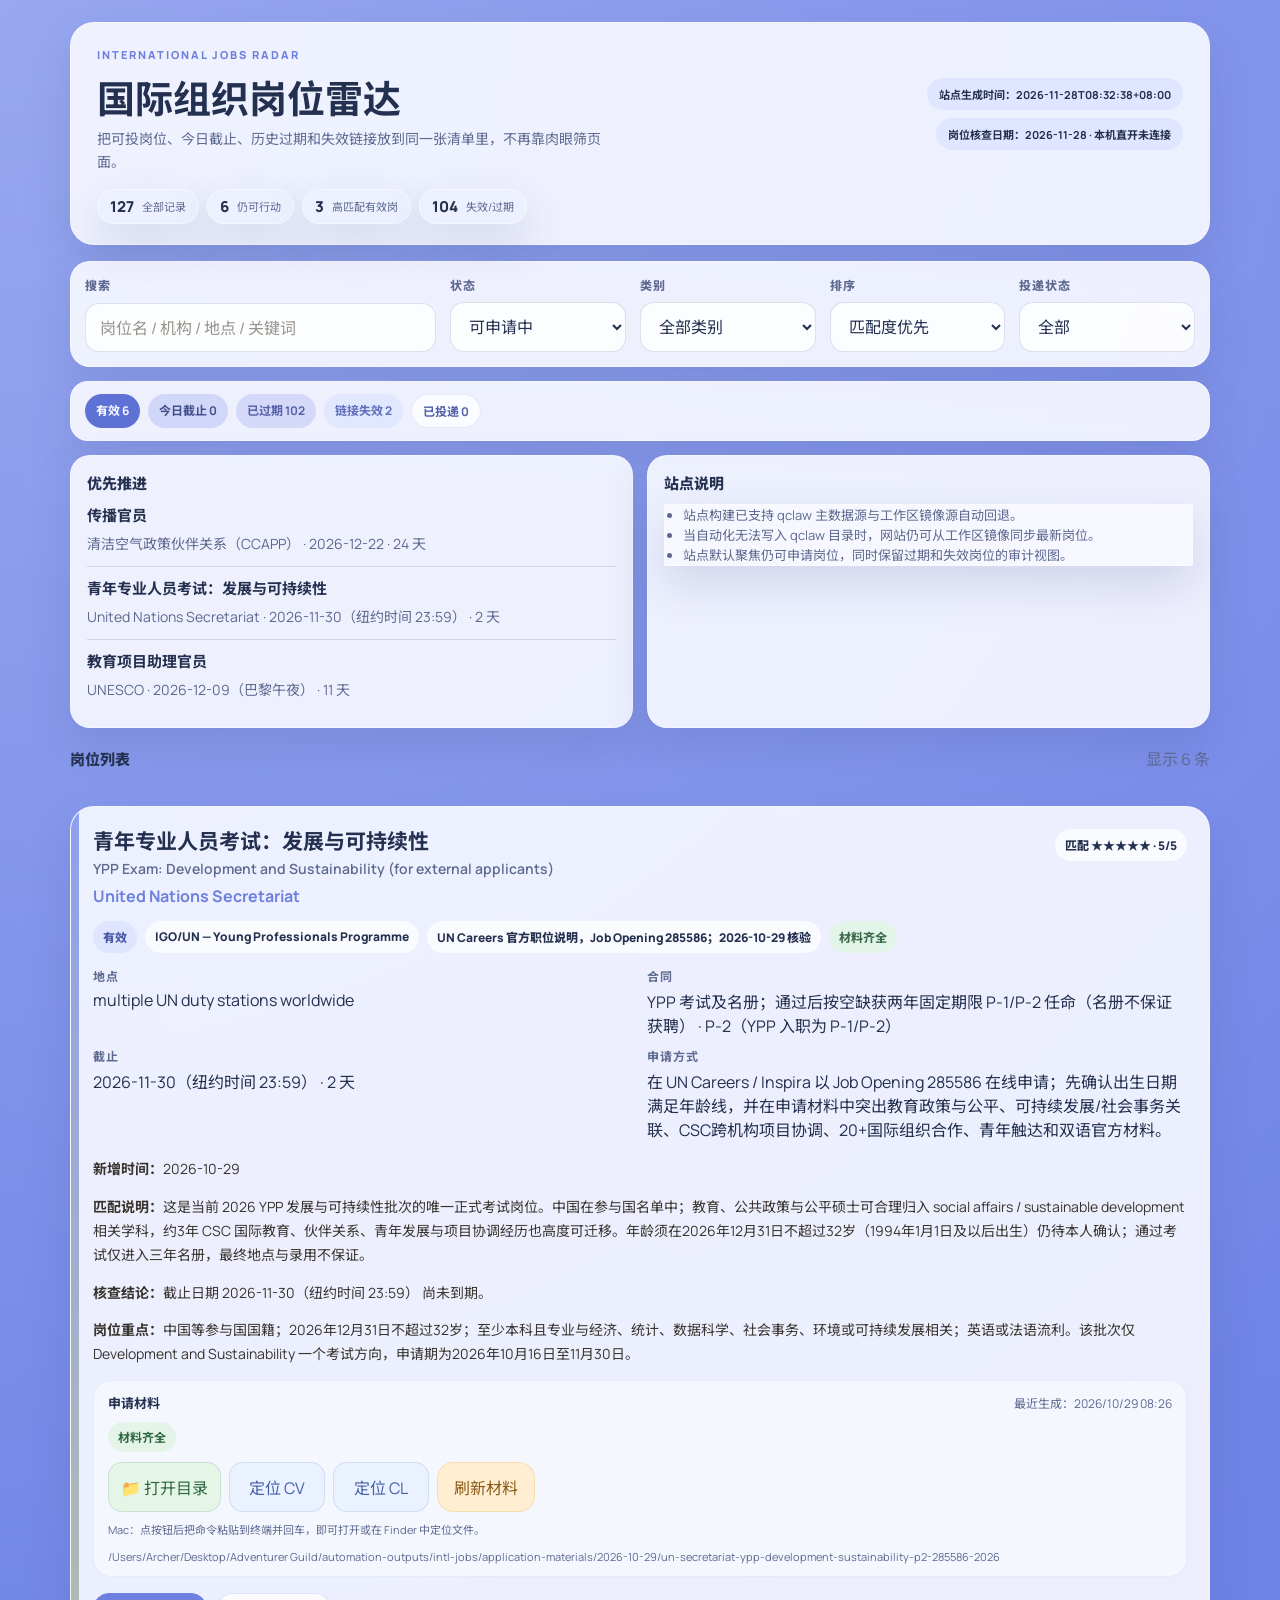
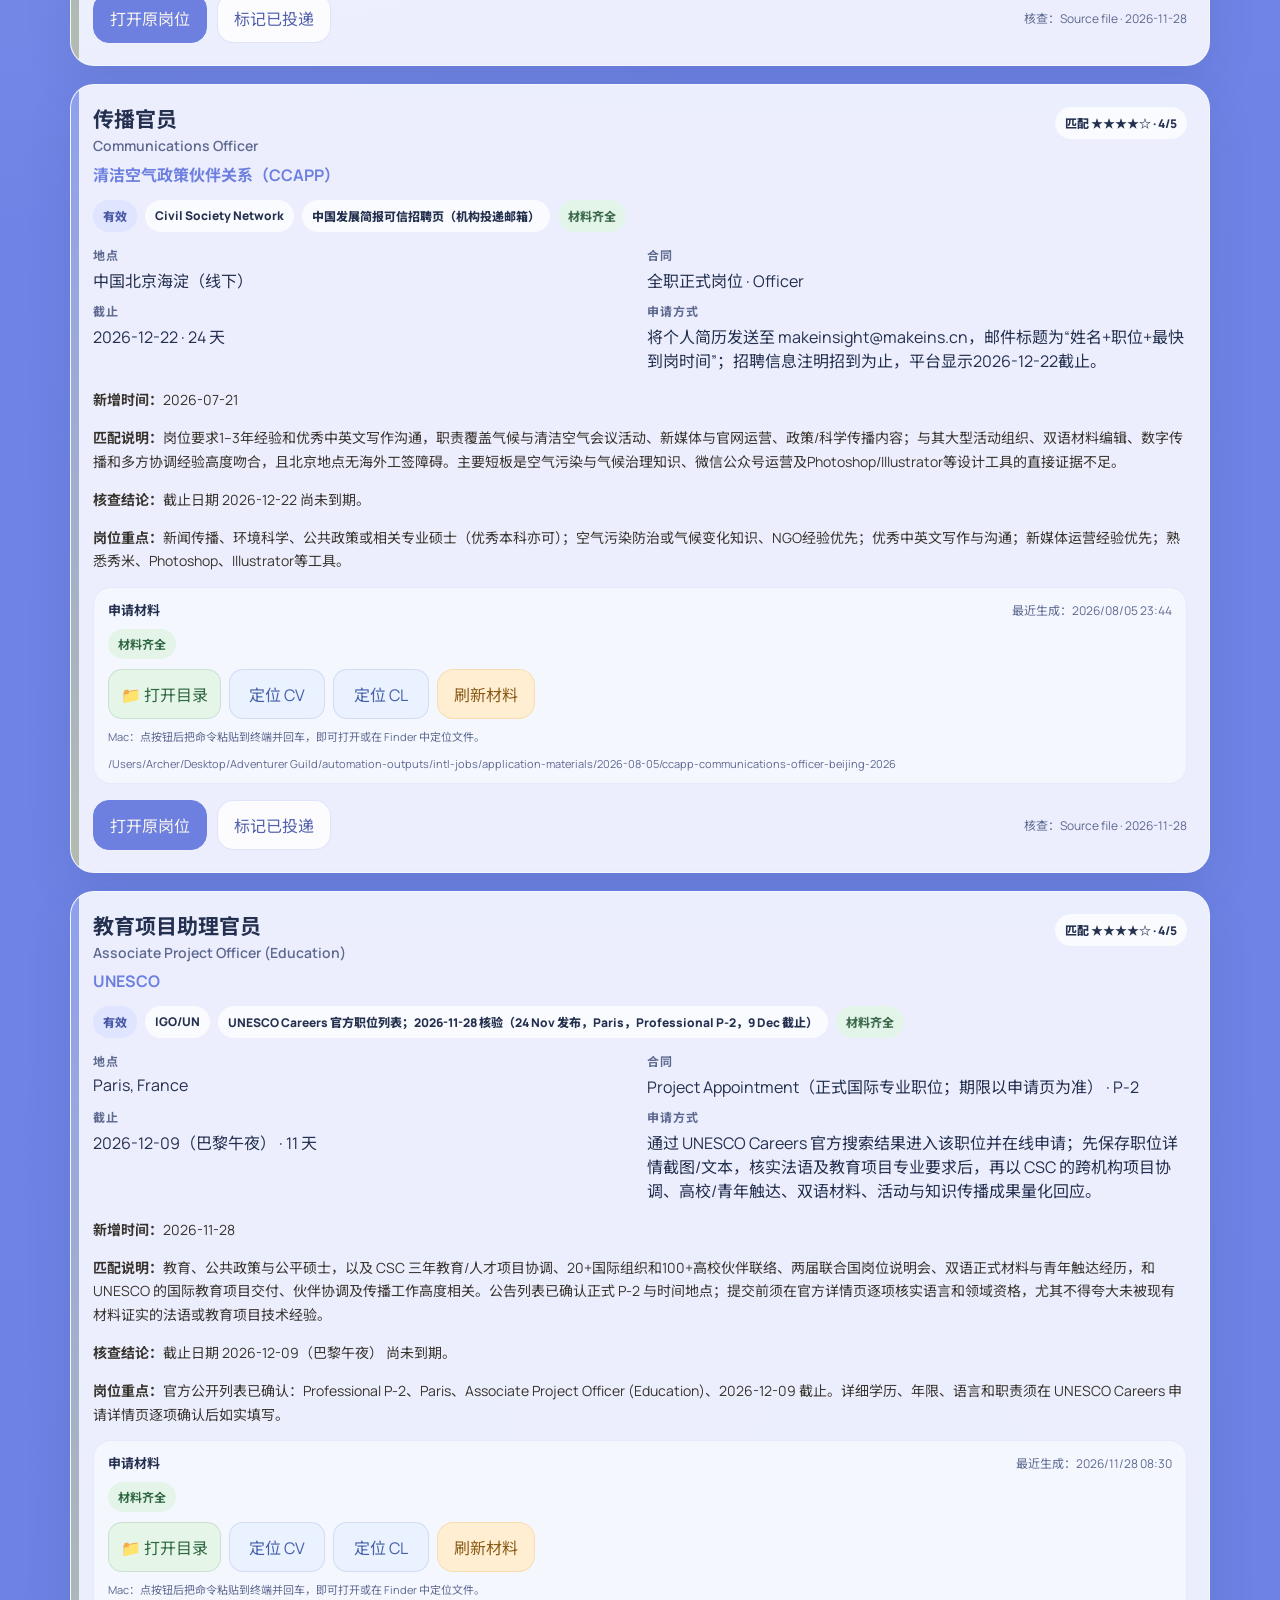
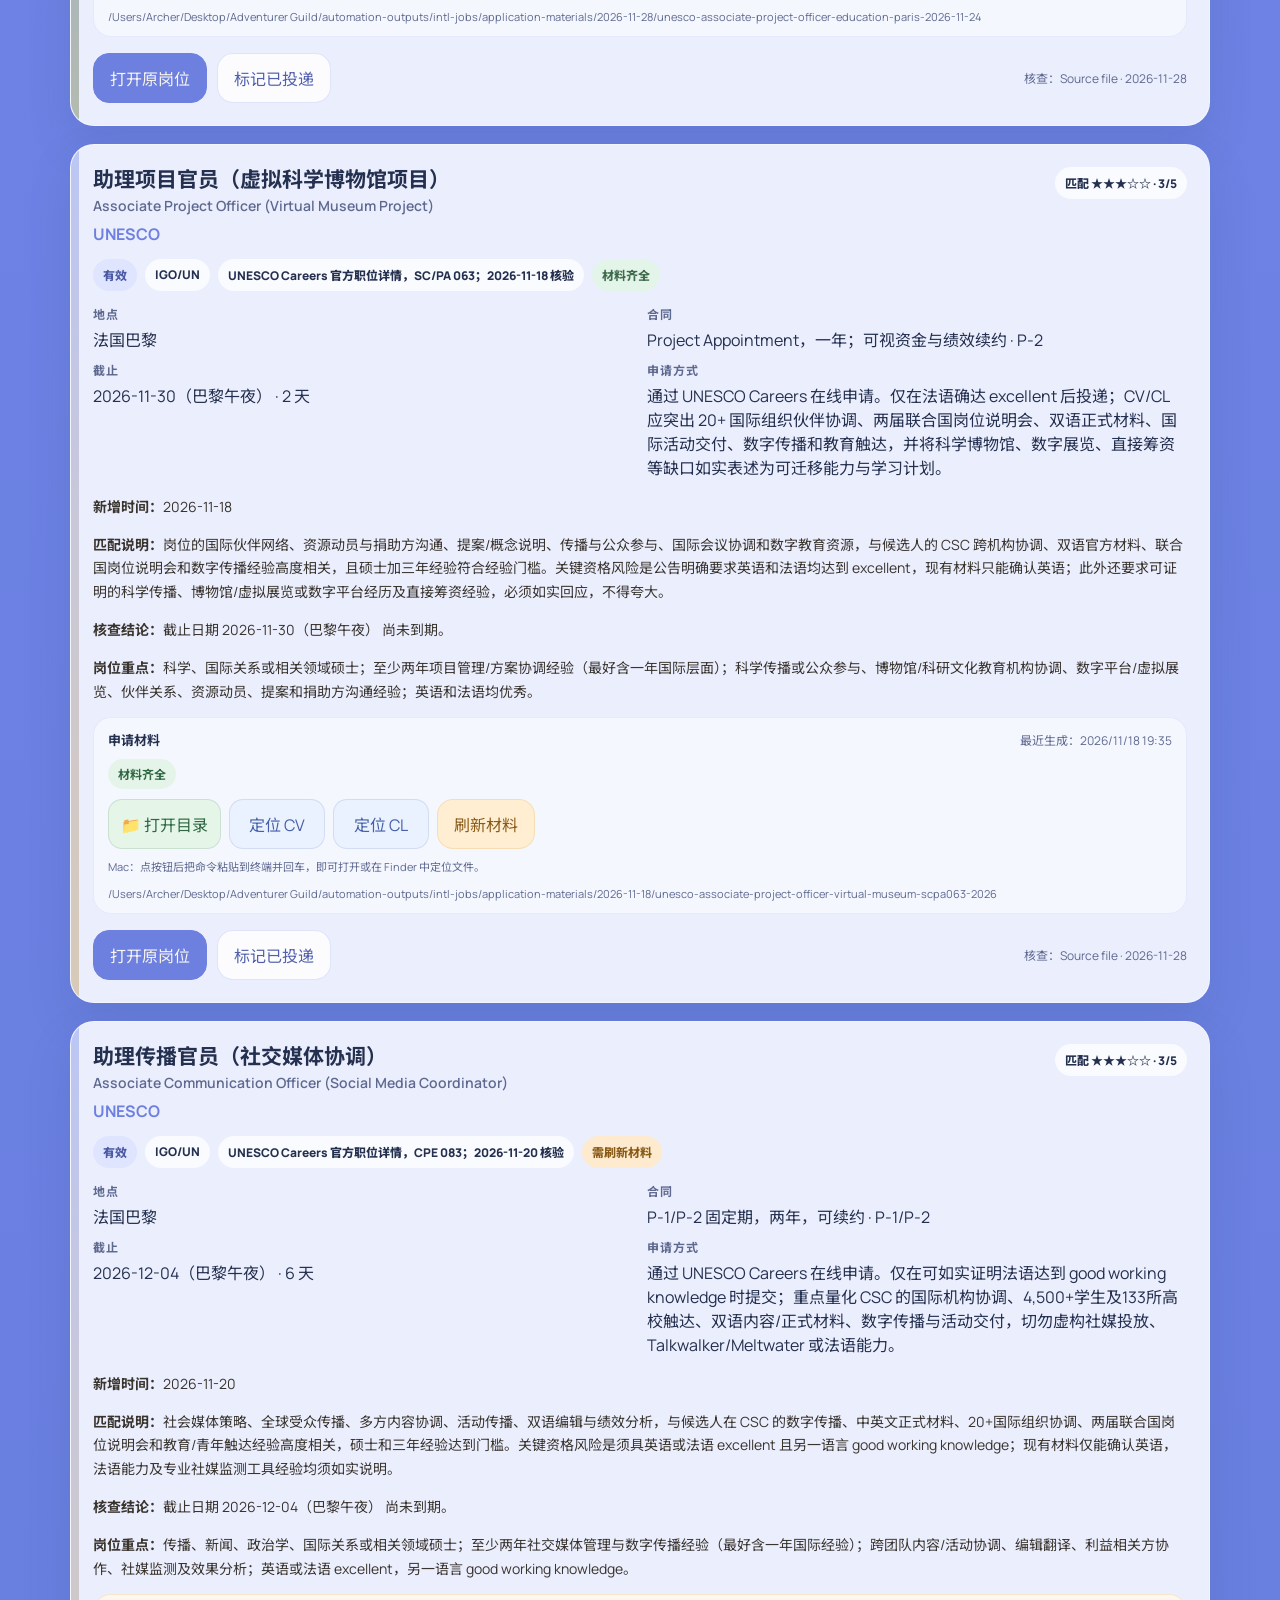
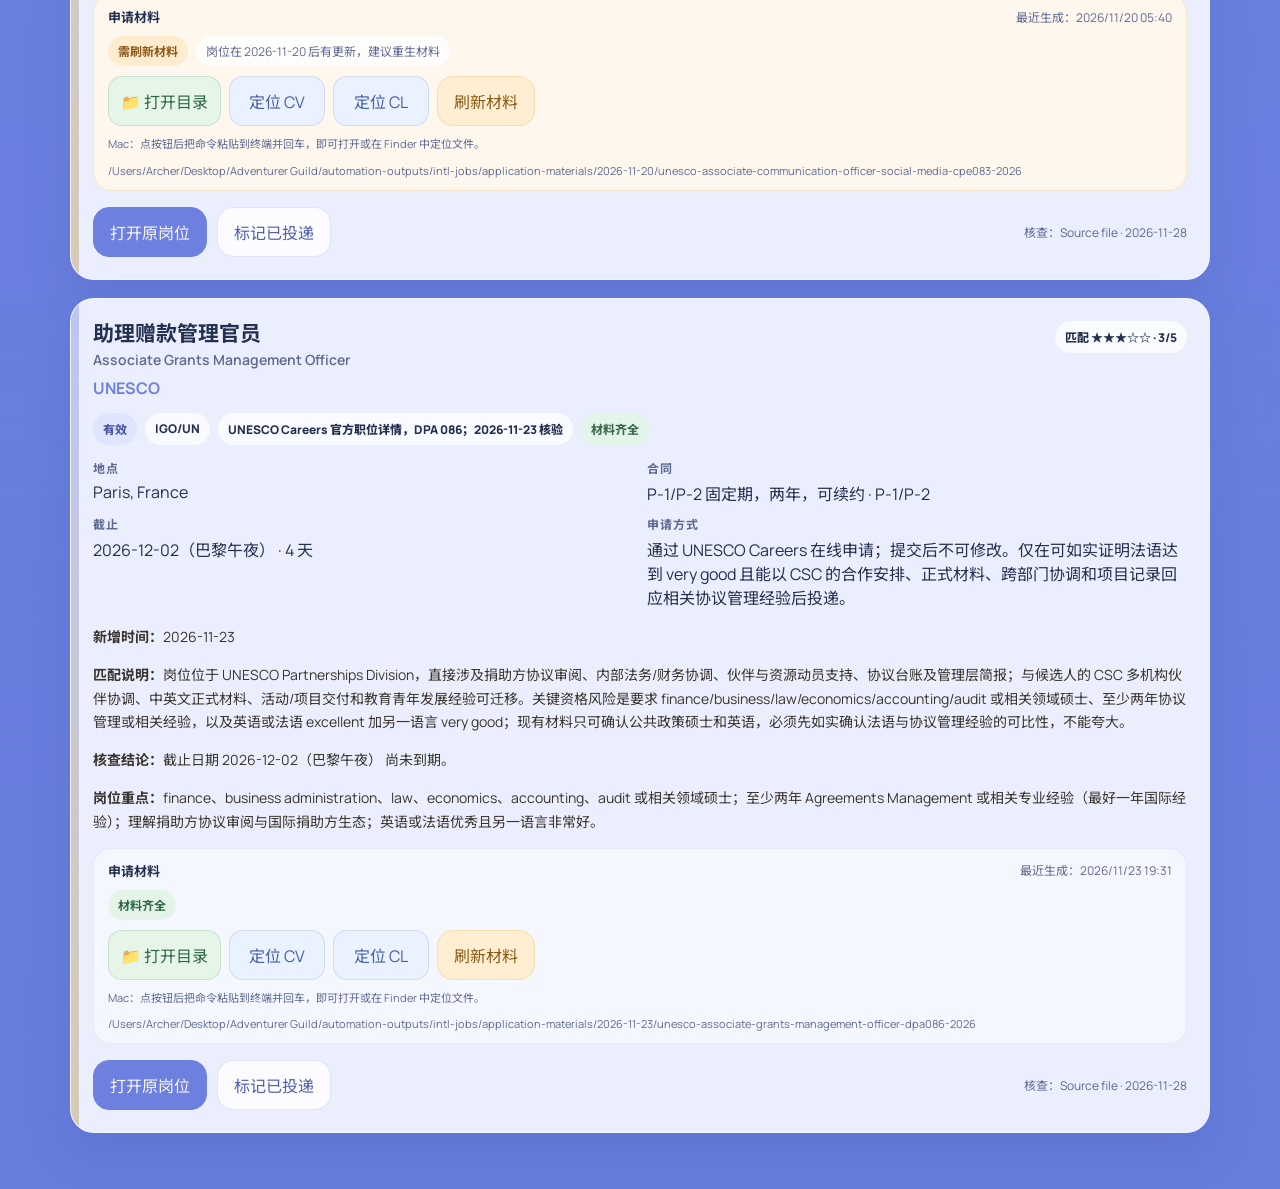
<file: index.html>
<!DOCTYPE html>
<html lang="zh-CN">
<head>
  <meta charset="UTF-8">
  <meta name="viewport" content="width=device-width, initial-scale=1.0">
  <title>International Jobs Radar</title>
  <link rel="preconnect" href="https://fonts.googleapis.com">
  <link rel="preconnect" href="https://fonts.gstatic.com" crossorigin>
  <link href="https://fonts.googleapis.com/css2?family=Manrope:wght@400;500;600;700;800&family=Noto+Sans+SC:wght@400;500;700;800&display=swap" rel="stylesheet">
  <link rel="stylesheet" href="./styles.css">
</head>
<body>
  <div class="page-shell">
    <header class="hero">
      <p class="eyebrow">International Jobs Radar</p>
      <div class="hero-headline">
        <div>
          <h1>国际组织岗位雷达</h1>
          <p class="intro">
            把可投岗位、今日截止、历史过期和失效链接放到同一张清单里，不再靠肉眼筛页面。
          </p>
        </div>
        <div class="hero-meta" id="heroMeta">
          <span id="generatedAt">加载中</span>
          <span id="auditDate">加载中</span>
        </div>
      </div>
      <div class="audit-grid" id="auditGrid"></div>
    </header>

    <section class="toolbar">
      <div class="toolbar-block">
        <label for="searchInput">搜索</label>
        <input id="searchInput" type="search" placeholder="岗位名 / 机构 / 地点 / 关键词">
      </div>
      <div class="toolbar-block">
        <label for="statusFilter">状态</label>
        <select id="statusFilter">
          <option value="actionable">可申请中</option>
          <option value="all">全部</option>
          <option value="active">有效</option>
          <option value="closing">今日截止</option>
          <option value="expired">已过期</option>
          <option value="unavailable">链接失效</option>
        </select>
      </div>
      <div class="toolbar-block">
        <label for="categoryFilter">类别</label>
        <select id="categoryFilter">
          <option value="all">全部类别</option>
        </select>
      </div>
      <div class="toolbar-block">
        <label for="sortBy">排序</label>
        <select id="sortBy">
          <option value="match">匹配度优先</option>
          <option value="deadline">截止日期优先</option>
          <option value="organization">机构名称</option>
        </select>
      </div>
      <div class="toolbar-block">
        <label for="applicationFilter">投递状态</label>
        <select id="applicationFilter">
          <option value="all">全部</option>
          <option value="not_applied">未投递</option>
          <option value="applied">已投递</option>
        </select>
      </div>
    </section>

    <section class="summary-bar" id="summaryBar"></section>

    <section class="insight-row">
      <div class="rail-card">
        <h3>优先推进</h3>
        <div id="priorityList"></div>
      </div>
      <div class="rail-card">
        <h3>站点说明</h3>
        <div id="highlights"></div>
      </div>
    </section>

    <section class="jobs-section">
      <div class="section-head">
        <h2>岗位列表</h2>
        <p id="resultCount"></p>
      </div>
      <div class="job-grid" id="jobGrid"></div>
    </section>
  </div>
  <div class="toast" id="toast"></div>
  <script src="./app.js"></script>
</body>
</html>
</file>
<file: styles.css>
:root {
  --bg: #7186ea;
  --paper: rgba(247, 248, 255, 0.92);
  --paper-2: rgba(235, 239, 255, 0.88);
  --ink: #24304f;
  --muted: #5e6990;
  --line: rgba(62, 78, 136, 0.16);
  --accent-blue: #6f83e5;
  --accent-blue-deep: #5e71d4;
  --accent-blue-soft: #dfe5ff;
  --sage: #8ea0ef;
  --dusty-blue: #6d80df;
  --mauve: #9ba4ec;
  --sand: #bcc6f5;
  --clay: #8d96da;
  --shadow: 0 18px 44px rgba(58, 73, 130, 0.16);
}

* {
  box-sizing: border-box;
}

body {
  margin: 0;
  font-family: "Manrope", "Noto Sans SC", sans-serif;
  color: var(--ink);
  background:
    radial-gradient(circle at top left, rgba(214, 222, 255, 0.38), transparent 30%),
    radial-gradient(circle at top right, rgba(132, 149, 235, 0.34), transparent 28%),
    linear-gradient(180deg, #7084e7 0%, #6e83e5 44%, #677dde 100%);
}

.page-shell {
  max-width: 1180px;
  margin: 0 auto;
  padding: 22px 20px 56px;
}

.hero {
  display: grid;
  gap: 16px;
  margin-bottom: 16px;
  padding: 24px 26px 20px;
  border-radius: 24px;
  background: var(--paper);
  border: 1px solid rgba(255, 255, 255, 0.46);
  box-shadow: var(--shadow);
}

.toolbar,
.summary-bar,
.rail-card,
.job-card,
.hero-strip,
.audit-chip,
#highlights {
  background: var(--paper);
  border: 1px solid rgba(255, 255, 255, 0.46);
  box-shadow: var(--shadow);
}

.eyebrow {
  margin: 0;
  text-transform: uppercase;
  letter-spacing: 0.18em;
  font-size: 11px;
  font-weight: 800;
  color: var(--dusty-blue);
}

.hero-headline {
  display: flex;
  justify-content: space-between;
  gap: 18px;
  align-items: flex-start;
}

.hero h1 {
  margin: 0;
  font-size: clamp(28px, 3.2vw, 38px);
  line-height: 1.06;
}

.intro {
  margin: 10px 0 0;
  max-width: 56ch;
  font-size: 14px;
  line-height: 1.6;
  color: var(--muted);
}

.hero-meta {
  display: flex;
  gap: 8px;
  flex-wrap: wrap;
  justify-content: flex-end;
  max-width: 420px;
}

.hero-meta span {
  border-radius: 999px;
  padding: 8px 12px;
  background: rgba(223, 229, 255, 0.92);
  font-size: 11px;
  font-weight: 700;
  white-space: nowrap;
}

.panel-title,
.section-head h2,
.rail-card h3 {
  margin: 0 0 10px;
  font-size: 15px;
  font-weight: 800;
}

.audit-grid {
  display: flex;
  gap: 8px;
  flex-wrap: wrap;
  justify-content: flex-start;
  min-width: 0;
}

.audit-chip {
  display: inline-flex;
  align-items: center;
  gap: 8px;
  padding: 9px 12px;
  border-radius: 999px;
  background: rgba(237, 241, 255, 0.88);
  border: 1px solid rgba(255, 255, 255, 0.42);
  min-height: 0;
}

.audit-num {
  font-size: 15px;
  font-weight: 800;
  line-height: 1;
  min-width: auto;
}

.audit-label {
  font-size: 11px;
  color: var(--muted);
  line-height: 1;
  white-space: nowrap;
}

.toolbar {
  display: grid;
  grid-template-columns: 2fr 1fr 1fr 1fr 1fr;
  gap: 14px;
  border-radius: 20px;
  padding: 14px;
  margin-bottom: 14px;
}

.toolbar-block {
  display: grid;
  gap: 8px;
}

.toolbar label {
  font-size: 12px;
  text-transform: uppercase;
  letter-spacing: 0.08em;
  color: var(--muted);
  font-weight: 800;
}

.toolbar input,
.toolbar select {
  width: 100%;
  border: 1px solid var(--line);
  background: rgba(255, 255, 255, 0.82);
  border-radius: 14px;
  padding: 12px 14px;
  font: inherit;
  color: var(--ink);
}

.toolbar input:focus,
.toolbar select:focus {
  outline: none;
  border-color: rgba(95, 113, 212, 0.45);
  box-shadow: 0 0 0 3px rgba(111, 131, 229, 0.16);
}

.toolbar input::placeholder {
  color: #9a938b;
}

.summary-bar {
  border-radius: 18px;
  padding: 12px 14px;
  margin-bottom: 14px;
  display: flex;
  gap: 8px;
  flex-wrap: wrap;
}

.pill {
  padding: 7px 11px;
  border-radius: 999px;
  font-size: 12px;
  font-weight: 700;
}

.pill.active {
  background: var(--accent-blue-deep);
  color: #f7f9ff;
}

.pill.closing {
  background: rgba(188, 198, 245, 0.6);
  color: #43508d;
}

.pill.expired {
  background: rgba(155, 164, 236, 0.32);
  color: #5661a8;
}

.pill.unavailable {
  background: rgba(223, 229, 255, 0.8);
  color: #6070bb;
}

.pill.applied {
  background: rgba(255, 255, 255, 0.78);
  color: #5160a8;
  border: 1px solid rgba(95, 113, 212, 0.14);
}

.insight-row {
  display: grid;
  grid-template-columns: repeat(2, minmax(0, 1fr));
  gap: 14px;
  margin-bottom: 18px;
}

.section-head {
  display: flex;
  justify-content: space-between;
  align-items: baseline;
  gap: 12px;
  margin-bottom: 14px;
}

.section-head p {
  margin: 0;
  color: var(--muted);
}

.jobs-section {
  display: grid;
  gap: 12px;
}

.job-grid {
  display: grid;
  gap: 18px;
}

.job-card {
  border-radius: 24px;
  padding: 22px;
  position: relative;
  overflow: hidden;
  background: var(--paper);
}

.job-card.applied {
  box-shadow: 0 18px 44px rgba(58, 73, 130, 0.2);
}

.job-card::before {
  content: "";
  position: absolute;
  inset: 0 auto 0 0;
  width: 8px;
  background: var(--dusty-blue);
}

.job-card[data-match="5"]::before,
.job-card[data-match="4"]::before {
  background: linear-gradient(180deg, var(--sage), #b3bbaf);
}

.job-card[data-match="3"]::before {
  background: linear-gradient(180deg, var(--sand), #d8cab7);
}

.job-card.expired::before,
.job-card.unavailable::before {
  background: linear-gradient(180deg, var(--clay), #c8a49a);
}

.job-top {
  display: flex;
  justify-content: space-between;
  gap: 16px;
  align-items: start;
}

.job-title {
  margin: 0;
  font-size: 21px;
  line-height: 1.2;
}

.job-title small {
  display: block;
  margin-top: 6px;
  color: var(--muted);
  font-size: 14px;
  font-weight: 600;
}

.job-org {
  margin-top: 8px;
  color: var(--dusty-blue);
  font-weight: 700;
}

.job-meta {
  display: flex;
  gap: 8px;
  flex-wrap: wrap;
  margin: 14px 0;
}

.chip {
  border-radius: 999px;
  padding: 7px 10px;
  font-size: 12px;
  font-weight: 800;
  background: rgba(255, 255, 255, 0.76);
}

.chip.status-active {
  background: var(--accent-blue-soft);
  color: #4a5aa5;
}

.chip.status-closing {
  background: rgba(188, 198, 245, 0.6);
  color: #43508d;
}

.chip.status-expired {
  background: rgba(155, 164, 236, 0.3);
  color: #5661a8;
}

.chip.status-unavailable {
  background: rgba(223, 229, 255, 0.78);
  color: #6070bb;
}

.chip-applied {
  background: rgba(95, 113, 212, 0.16);
  color: #5160a8;
}

.chip-materials {
  background: rgba(227, 245, 231, 0.9);
  color: #3d6b4c;
}

.chip-materials.status-stale {
  background: rgba(255, 235, 204, 0.94);
  color: #8a5a17;
}

.chip-materials.status-partial {
  background: rgba(234, 241, 255, 0.96);
  color: #4560a8;
}

.job-gridline {
  display: grid;
  grid-template-columns: repeat(2, minmax(0, 1fr));
  gap: 10px 14px;
  margin-bottom: 16px;
}

.job-gridline div {
  min-width: 0;
}

.job-gridline strong {
  display: block;
  font-size: 12px;
  text-transform: uppercase;
  letter-spacing: 0.08em;
  color: var(--muted);
  margin-bottom: 4px;
}

.job-copy {
  color: #39342e;
  line-height: 1.7;
  font-size: 14px;
}

.job-copy + .job-copy {
  margin-top: 10px;
}

.job-actions {
  display: flex;
  justify-content: space-between;
  align-items: center;
  gap: 12px;
  margin-top: 16px;
  flex-wrap: wrap;
}

.job-actions-left {
  display: flex;
  gap: 10px;
  flex-wrap: wrap;
}

.job-link,
.job-button {
  display: inline-flex;
  align-items: center;
  justify-content: center;
  padding: 12px 16px;
  border-radius: 16px;
  background: var(--dusty-blue);
  color: #f8f5ef;
  text-decoration: none;
  font-weight: 800;
  border: 1px solid var(--dusty-blue);
  cursor: pointer;
  font: inherit;
}

.job-link:hover,
.job-button:hover {
  background: #7f9199;
  border-color: #7f9199;
}

.job-button.mark {
  background: rgba(255, 255, 255, 0.82);
  color: #5060ab;
  border-color: rgba(111, 131, 229, 0.2);
}

.job-button.mark.is-applied {
  background: #5e71d4;
  color: #f7f9ff;
  border-color: #5e71d4;
}

.job-button.folder {
  background: rgba(227, 245, 231, 0.92);
  color: #2f6843;
  border-color: rgba(47, 104, 67, 0.14);
}

.job-button.folder.alt {
  background: rgba(234, 241, 255, 0.96);
  color: #4560a8;
  border-color: rgba(69, 96, 168, 0.14);
}

.job-button.folder.generate {
  background: rgba(255, 238, 210, 0.98);
  color: #8a5a17;
  border-color: rgba(214, 154, 54, 0.2);
}

.job-button.icon-only {
  min-width: 96px;
  padding: 10px 12px;
  border-radius: 14px;
}

.materials-panel {
  margin-top: 14px;
  padding: 12px 14px;
  border-radius: 18px;
  background: rgba(246, 249, 255, 0.88);
  border: 1px solid rgba(95, 113, 212, 0.1);
}

.materials-panel.is-dimmed {
  opacity: 0.62;
}

.materials-panel.is-stale {
  background: rgba(255, 248, 237, 0.92);
  border-color: rgba(214, 154, 54, 0.18);
}

.materials-panel-empty {
  background: rgba(244, 246, 255, 0.86);
}

.materials-head {
  display: flex;
  justify-content: space-between;
  gap: 10px;
  align-items: center;
  margin-bottom: 10px;
}

.materials-head strong {
  font-size: 13px;
  color: var(--ink);
}

.materials-head span {
  font-size: 12px;
  color: var(--muted);
}

.materials-actions {
  display: flex;
  gap: 8px;
  flex-wrap: wrap;
}

.materials-helper {
  display: block;
  margin-top: 10px;
  font-size: 11px;
  color: var(--muted);
  line-height: 1.5;
}

.materials-status-row {
  display: flex;
  gap: 8px;
  flex-wrap: wrap;
  margin-bottom: 10px;
}

.materials-badge,
.materials-note {
  display: inline-flex;
  align-items: center;
  min-height: 28px;
  padding: 6px 10px;
  border-radius: 999px;
  font-size: 12px;
}

.materials-badge {
  background: rgba(227, 245, 231, 0.92);
  color: #2f6843;
  font-weight: 700;
}

.materials-badge.status-stale {
  background: rgba(255, 235, 204, 0.94);
  color: #8a5a17;
}

.materials-badge.status-partial {
  background: rgba(234, 241, 255, 0.96);
  color: #4560a8;
}

.materials-badge.status-missing {
  background: rgba(239, 242, 250, 0.96);
  color: #61709c;
}

.materials-note {
  background: rgba(255, 255, 255, 0.76);
  color: var(--muted);
}

.materials-path {
  display: block;
  margin-top: 10px;
  font-size: 11px;
  color: var(--muted);
  overflow: hidden;
  text-overflow: ellipsis;
  white-space: nowrap;
}

.verification {
  font-size: 12px;
  color: var(--muted);
}

.rail-card {
  border-radius: 20px;
  padding: 16px;
}

.priority-item {
  padding: 10px 0;
  border-top: 1px solid var(--line);
}

.priority-item:first-child {
  border-top: 0;
  padding-top: 0;
}

.priority-item h4 {
  margin: 0 0 6px;
  font-size: 15px;
}

.priority-item p,
.issue-list {
  margin: 0;
  color: var(--muted);
  line-height: 1.7;
  font-size: 14px;
}

.issue-list {
  padding-left: 18px;
}

#highlights ul {
  margin: 0;
  padding-left: 18px;
  color: var(--muted);
  line-height: 1.55;
  font-size: 13px;
}

.empty {
  padding: 32px;
  text-align: center;
  border-radius: 20px;
  background: rgba(244, 246, 255, 0.86);
  border: 1px dashed var(--line);
  color: var(--muted);
}

.toast {
  position: fixed;
  right: 22px;
  bottom: 22px;
  max-width: 320px;
  padding: 14px 16px;
  border-radius: 16px;
  background: rgba(62, 76, 138, 0.96);
  color: #f7f9ff;
  box-shadow: var(--shadow);
  opacity: 0;
  transform: translateY(16px);
  pointer-events: none;
  transition: opacity 0.22s ease, transform 0.22s ease;
  font-size: 13px;
  line-height: 1.5;
}

.toast.show {
  opacity: 1;
  transform: translateY(0);
}

@media (max-width: 1024px) {
  .toolbar,
  .insight-row,
  .hero-headline {
    grid-template-columns: 1fr;
  }

  .toolbar {
    grid-template-columns: 1fr 1fr;
  }

  .hero-headline {
    display: grid;
  }
}

@media (max-width: 720px) {
  .page-shell {
    padding: 16px 12px 34px;
  }

  .toolbar,
  .summary-bar,
  .rail-card,
  .job-card {
    border-radius: 20px;
  }

  .hero {
    padding: 18px 16px 16px;
    border-radius: 20px;
  }

  .toolbar,
  .insight-row {
    grid-template-columns: 1fr;
  }

  .job-top,
  .section-head {
    flex-direction: column;
  }

  .job-gridline {
    grid-template-columns: 1fr;
  }

  .hero h1 {
    font-size: 24px;
  }

  .intro {
    font-size: 14px;
    line-height: 1.55;
  }

  .hero-meta {
    justify-content: flex-start;
    max-width: none;
  }

  .audit-grid {
    gap: 6px;
  }

  .audit-chip {
    padding: 7px 9px;
  }

  .audit-num {
    font-size: 14px;
  }
}
</file>
